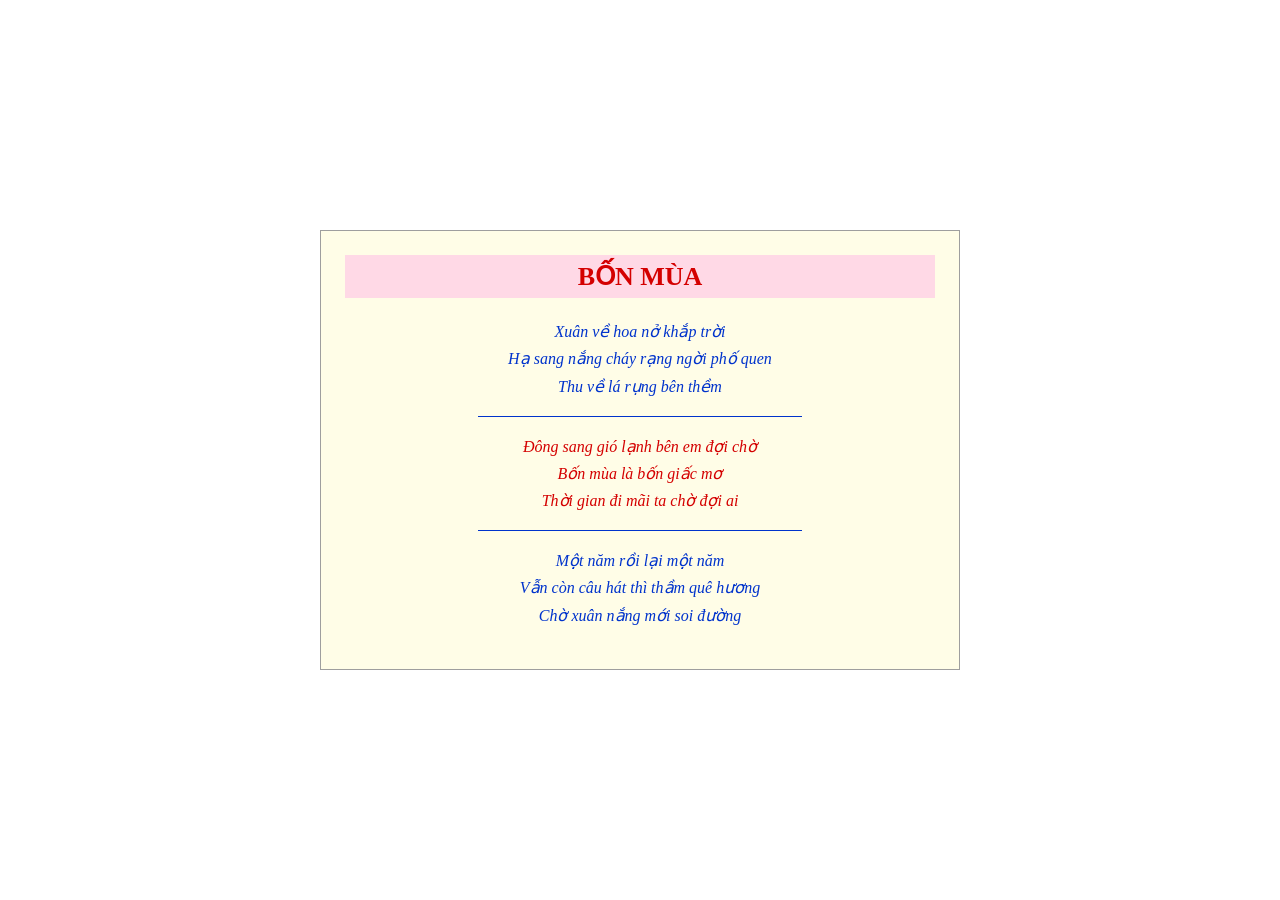
<file: ex01/index.html>
<!DOCTYPE html>
<html lang="vi">
<head>
  <meta charset="UTF-8">
  <meta name="viewport" content="width=device-width, initial-scale=1.0">
  <title>Bốn mùa</title>
  <link rel="stylesheet" href="css/style.css">
</head>
<body>
  <article class="khung-tho">
    <h1>BỐN MÙA</h1>

    <p class="kho xanh">
      Xuân về hoa nở khắp trời<br>
      Hạ sang nắng cháy rạng ngời phố quen<br>
      Thu về lá rụng bên thềm
    </p>

    <hr>

    <p class="kho do">
      Đông sang gió lạnh bên em đợi chờ<br>
      Bốn mùa là bốn giấc mơ<br>
      Thời gian đi mãi ta chờ đợi ai
    </p>

    <hr>

    <p class="kho xanh">
      Một năm rồi lại một năm<br>
      Vẫn còn câu hát thì thầm quê hương<br>
      Chờ xuân nắng mới soi đường
    </p>
  </article>
</body>
</html>
</file>
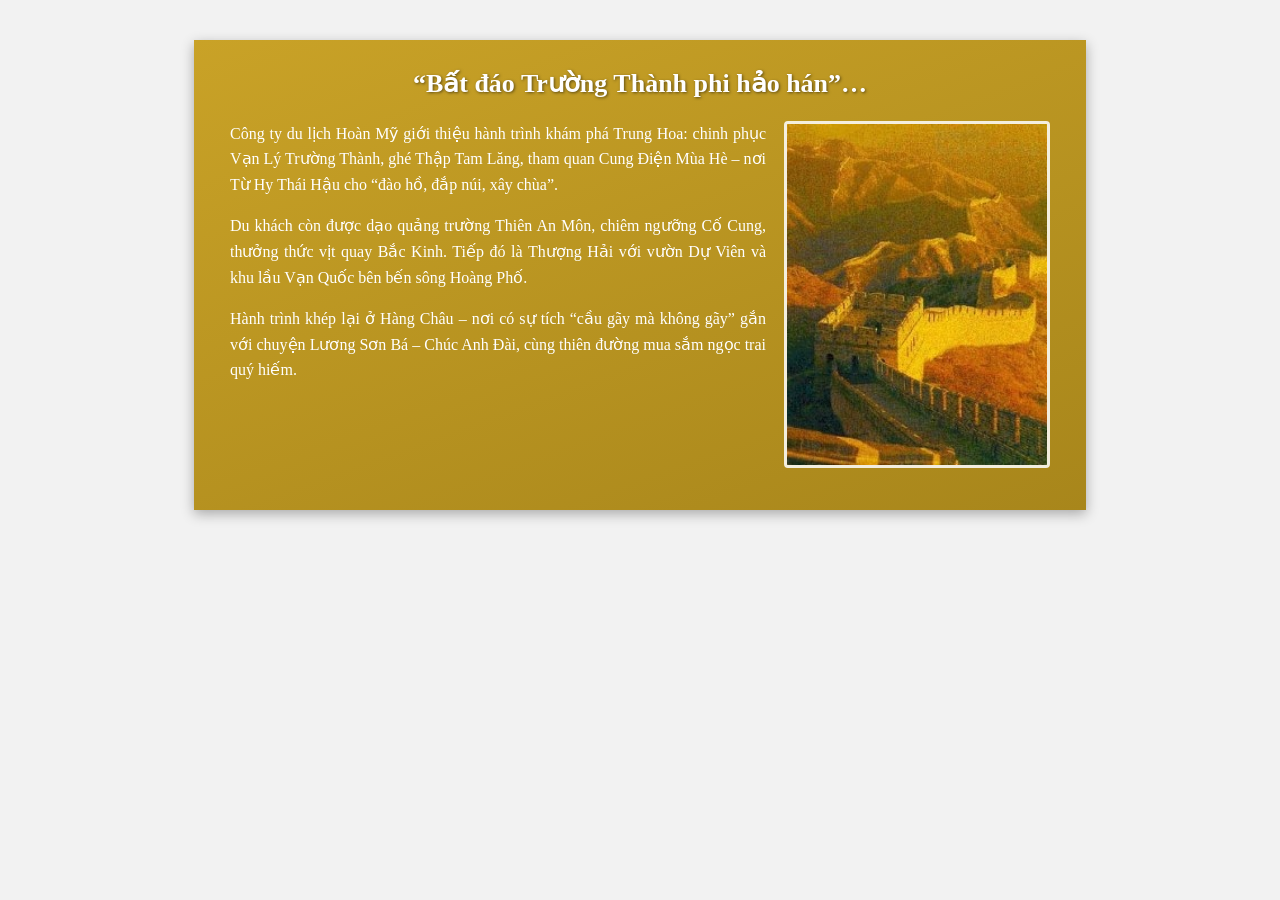
<file: ex02/index.html>
<!DOCTYPE html>
<html lang="vi">
<head>
  <meta charset="UTF-8">
  <meta name="viewport" content="width=device-width, initial-scale=1.0">
  <title>Hành trình Trung Hoa</title>
  <link rel="stylesheet" href="css/style.css">
</head>
<body>
  <article class="banner">
    <h1>“Bất đáo Trường Thành phi hảo hán”…</h1>

    <img class="anh-noi" src="images/greatwall.jpg" alt="Vạn Lý Trường Thành">

    <p>Công ty du lịch Hoàn Mỹ giới thiệu hành trình khám phá Trung Hoa: chinh phục Vạn Lý Trường Thành, ghé Thập Tam Lăng, tham quan Cung Điện Mùa Hè – nơi Từ Hy Thái Hậu cho “đào hồ, đắp núi, xây chùa”.</p>

    <p>Du khách còn được dạo quảng trường Thiên An Môn, chiêm ngưỡng Cố Cung, thưởng thức vịt quay Bắc Kinh. Tiếp đó là Thượng Hải với vườn Dự Viên và khu lầu Vạn Quốc bên bến sông Hoàng Phố.</p>

    <p>Hành trình khép lại ở Hàng Châu – nơi có sự tích “cầu gãy mà không gãy” gắn với chuyện Lương Sơn Bá – Chúc Anh Đài, cùng thiên đường mua sắm ngọc trai quý hiếm.</p>
  </article>
</body>
</html>
</file>
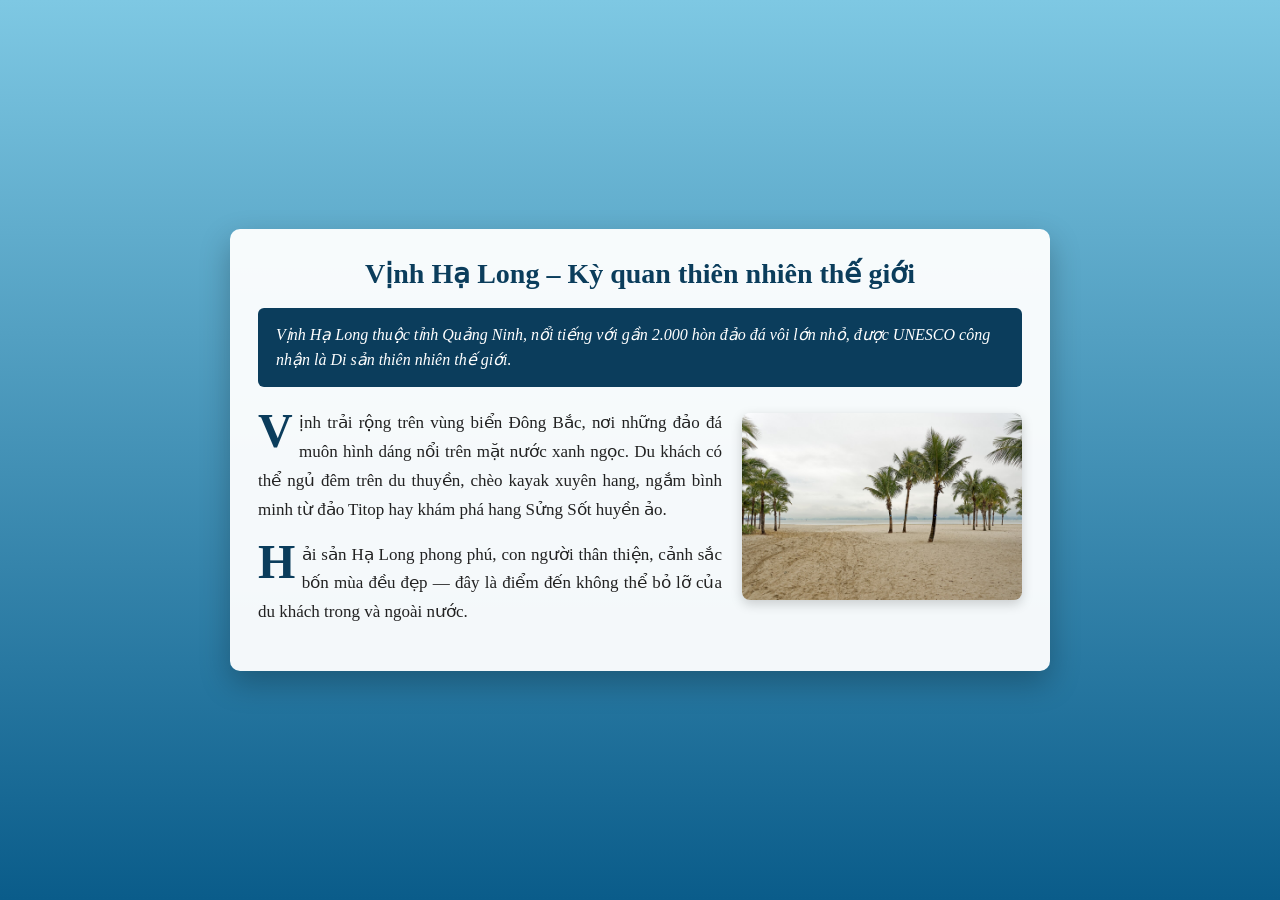
<file: ex03/index.html>
<!DOCTYPE html>
<html lang="vi">
<head>
  <meta charset="UTF-8">
  <meta name="viewport" content="width=device-width, initial-scale=1.0">
  <title>Vịnh Hạ Long – Kỳ quan thiên nhiên thế giới</title>
  <link rel="stylesheet" href="css/style.css">
</head>
<body>
  <article class="bai-viet">
    <h1>Vịnh Hạ Long – Kỳ quan thiên nhiên thế giới</h1>

    <p class="sapo">
      Vịnh Hạ Long thuộc tỉnh Quảng Ninh, nổi tiếng với gần 2.000 hòn đảo đá vôi lớn nhỏ, được UNESCO công nhận là Di sản thiên nhiên thế giới.
    </p>

    <div class="noi-dung">
      <img class="anh-noi" src="images/vinh-ha-long.jpg" alt="Vịnh Hạ Long">

      <p class="than-bai">
        Vịnh trải rộng trên vùng biển Đông Bắc, nơi những đảo đá muôn hình dáng nổi trên mặt nước xanh ngọc. Du khách có thể ngủ đêm trên du thuyền, chèo kayak xuyên hang, ngắm bình minh từ đảo Titop hay khám phá hang Sửng Sốt huyền ảo.
      </p>

      <p class="than-bai">
        Hải sản Hạ Long phong phú, con người thân thiện, cảnh sắc bốn mùa đều đẹp — đây là điểm đến không thể bỏ lỡ của du khách trong và ngoài nước.
      </p>
    </div>
  </article>
</body>
</html>
</file>
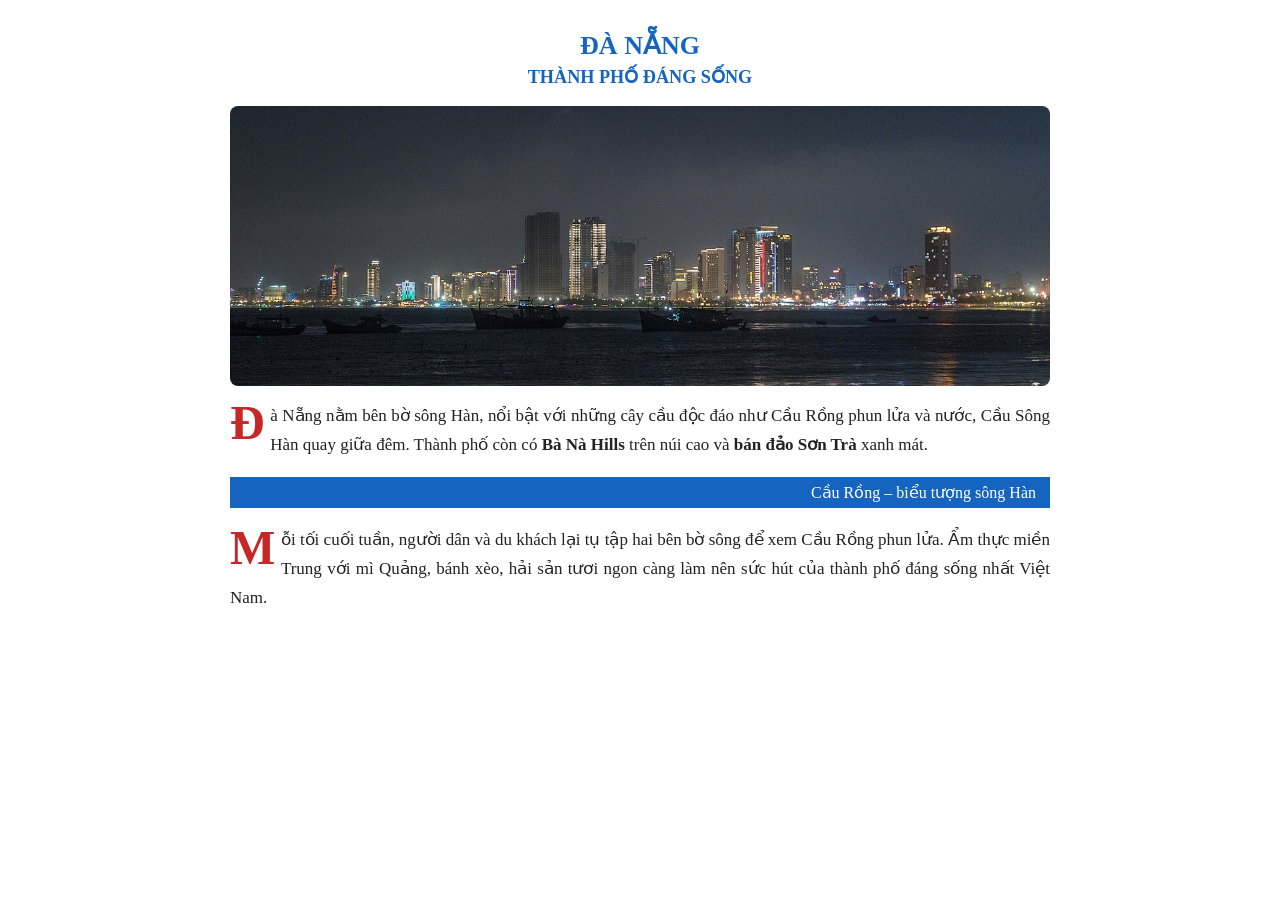
<file: ex04/index.html>
<!DOCTYPE html>
<html lang="vi">
<head>
  <meta charset="UTF-8">
  <meta name="viewport" content="width=device-width, initial-scale=1.0">
  <title>Đà Nẵng – Thành phố đáng sống</title>
  <link rel="stylesheet" href="css/style.css">
</head>
<body>
  <article class="bai-viet">
    <h1>
      Đà Nẵng
      <span>Thành phố đáng sống</span>
    </h1>

    <img class="anh-banner" src="images/da-nang.jpg" alt="Thành phố Đà Nẵng">

    <p>
      Đà Nẵng nằm bên bờ sông Hàn, nổi bật với những cây cầu độc đáo như Cầu Rồng phun lửa và nước, Cầu Sông Hàn quay giữa đêm. Thành phố còn có <strong>Bà Nà Hills</strong> trên núi cao và <strong>bán đảo Sơn Trà</strong> xanh mát.
    </p>

    <h2 class="tieu-de-phu">Cầu Rồng – biểu tượng sông Hàn</h2>

    <p>
      Mỗi tối cuối tuần, người dân và du khách lại tụ tập hai bên bờ sông để xem Cầu Rồng phun lửa. Ẩm thực miền Trung với mì Quảng, bánh xèo, hải sản tươi ngon càng làm nên sức hút của thành phố đáng sống nhất Việt Nam.
    </p>
  </article>
</body>
</html>
</file>
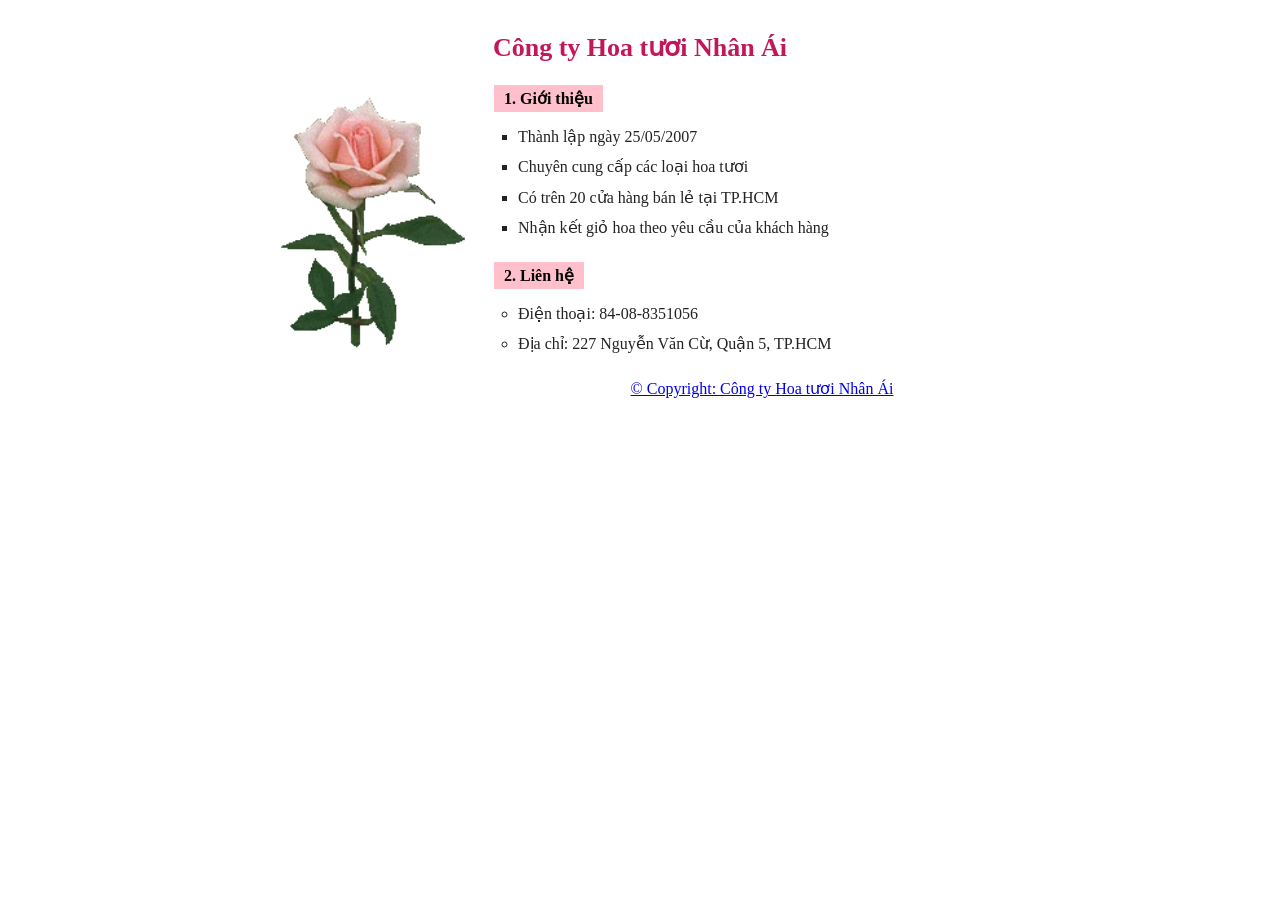
<file: ex05/index.html>
<!DOCTYPE html>
<html lang="vi">
<head>
  <meta charset="UTF-8">
  <meta name="viewport" content="width=device-width, initial-scale=1.0">
  <title>Công ty Hoa tươi Nhân Ái</title>
  <link rel="stylesheet" href="css/style.css">
</head>
<body>
  <article class="khung-trang">
    <h1>Công ty Hoa tươi Nhân Ái</h1>

    <div class="bo-cuc-2-cot">
      <div class="cot-trai">
        <img src="images/Rose.gif" alt="Hoa tươi Nhân Ái">
      </div>

      <div class="cot-phai">
        <h2 class="nhan-muc">1. Giới thiệu</h2>
        <ul class="ds-vuong">
          <li>Thành lập ngày 25/05/2007</li>
          <li>Chuyên cung cấp các loại hoa tươi</li>
          <li>Có trên 20 cửa hàng bán lẻ tại TP.HCM</li>
          <li>Nhận kết giỏ hoa theo yêu cầu của khách hàng</li>
        </ul>

        <h2 class="nhan-muc">2. Liên hệ</h2>
        <ul class="ds-tron">
          <li>Điện thoại: 84-08-8351056</li>
          <li>Địa chỉ: 227 Nguyễn Văn Cừ, Quận 5, TP.HCM</li>
        </ul>

        <p class="ban-quyen">&copy; Copyright: Công ty Hoa tươi Nhân Ái</p>
      </div>
    </div>
  </article>
</body>
</html>
</file>
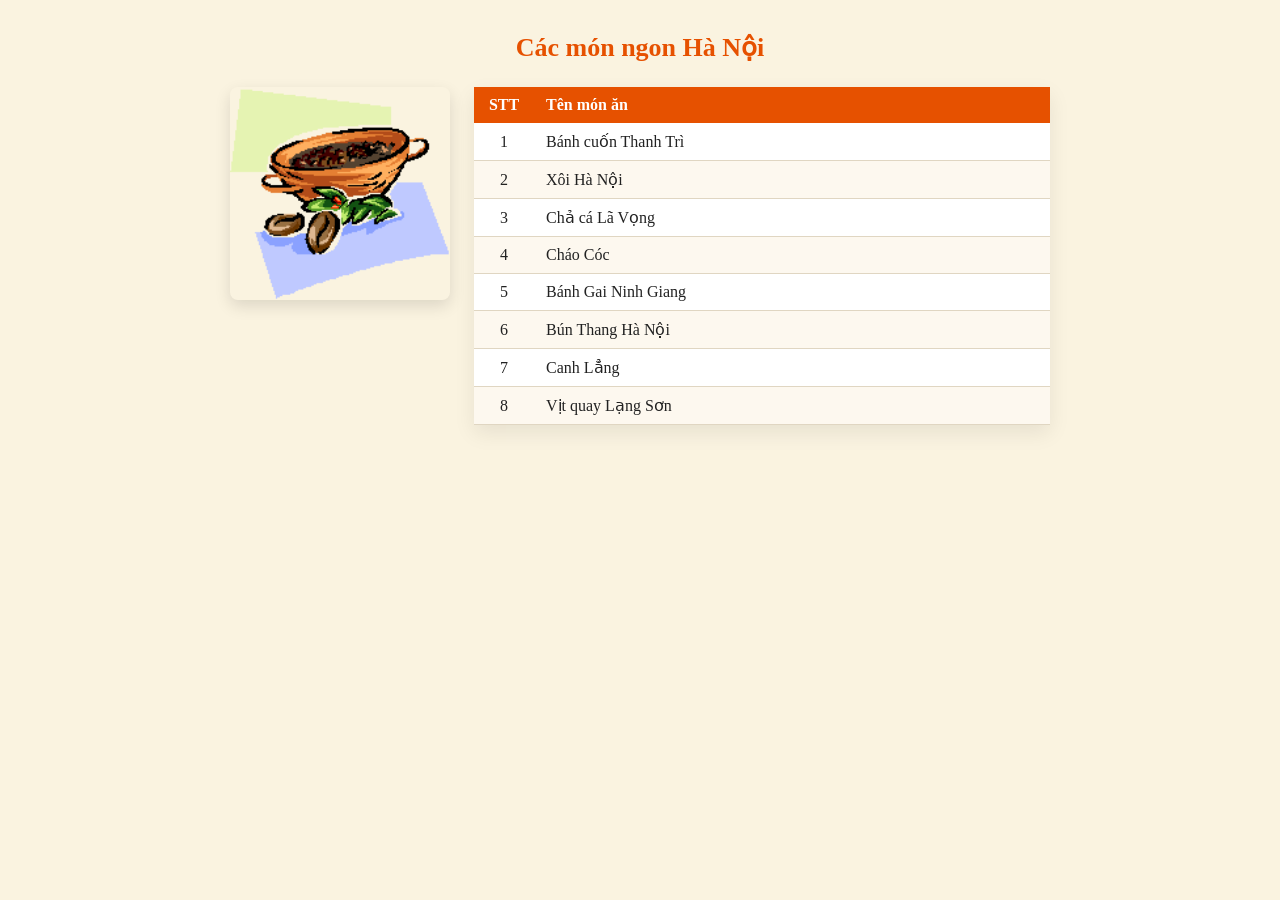
<file: ex06/index.html>
<!DOCTYPE html>
<html lang="vi">
<head>
  <meta charset="UTF-8">
  <meta name="viewport" content="width=device-width, initial-scale=1.0">
  <title>Các món ngon Hà Nội</title>
  <link rel="stylesheet" href="css/style.css">
</head>
<body>
  <article class="khung-trang">
    <h1>Các món ngon Hà Nội</h1>

    <div class="bo-cuc">
      <div class="cot-anh">
        <img src="images/Bat.gif" alt="Các món ngon Hà Nội">
      </div>

      <div class="cot-bang">
        <table>
          <thead>
            <tr>
              <th class="cot-stt">STT</th>
              <th>Tên món ăn</th>
            </tr>
          </thead>
          <tbody>
            <tr>
              <td class="cot-stt">1</td>
              <td>Bánh cuốn Thanh Trì</td>
            </tr>
            <tr>
              <td class="cot-stt">2</td>
              <td>Xôi Hà Nội</td>
            </tr>
            <tr>
              <td class="cot-stt">3</td>
              <td>Chả cá Lã Vọng</td>
            </tr>
            <tr>
              <td class="cot-stt">4</td>
              <td>Cháo Cóc</td>
            </tr>
            <tr>
              <td class="cot-stt">5</td>
              <td>Bánh Gai Ninh Giang</td>
            </tr>
            <tr>
              <td class="cot-stt">6</td>
              <td>Bún Thang Hà Nội</td>
            </tr>
            <tr>
              <td class="cot-stt">7</td>
              <td>Canh Lẳng</td>
            </tr>
            <tr>
              <td class="cot-stt">8</td>
              <td>Vịt quay Lạng Sơn</td>
            </tr>
          </tbody>
        </table>
      </div>
    </div>
  </article>
</body>
</html>
</file>
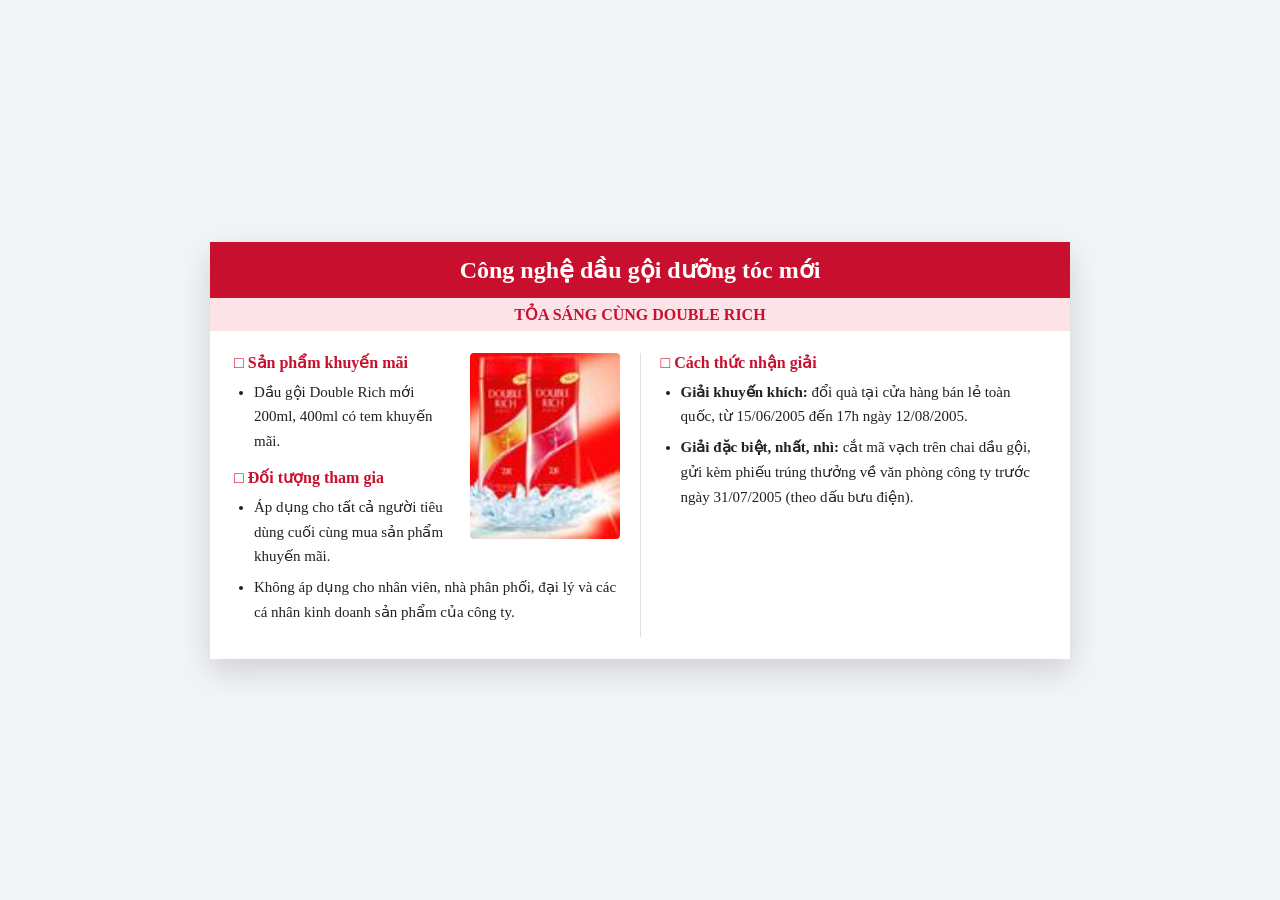
<file: ex07/index.html>
<!DOCTYPE html>
<html lang="vi">
<head>
  <meta charset="UTF-8">
  <meta name="viewport" content="width=device-width, initial-scale=1.0">
  <title>Chương trình khuyến mãi Double Rich</title>
  <link rel="stylesheet" href="css/style.css">
</head>
<body>
  <article class="khung-km">
    <header>
      <h1>Công nghệ dầu gội dưỡng tóc mới</h1>
    </header>

    <div class="dai-phu">TỎA SÁNG CÙNG DOUBLE RICH</div>

    <div class="noi-dung-2-cot">
      <section class="cot-trai">
        <img class="anh-sp" src="images/DoubleRich.jpg" alt="Dầu gội Double Rich">

        <h2 class="tieu-de-muc">&#9633; Sản phẩm khuyến mãi</h2>
        <ul>
          <li>Dầu gội Double Rich mới 200ml, 400ml có tem khuyến mãi.</li>
        </ul>

        <h2 class="tieu-de-muc">&#9633; Đối tượng tham gia</h2>
        <ul>
          <li>Áp dụng cho tất cả người tiêu dùng cuối cùng mua sản phẩm khuyến mãi.</li>
          <li>Không áp dụng cho nhân viên, nhà phân phối, đại lý và các cá nhân kinh doanh sản phẩm của công ty.</li>
        </ul>
      </section>

      <div class="vach-ngan" aria-hidden="true"></div>

      <section class="cot-phai">
        <h2 class="tieu-de-muc">&#9633; Cách thức nhận giải</h2>
        <ul>
          <li><strong>Giải khuyến khích:</strong> đổi quà tại cửa hàng bán lẻ toàn quốc, từ 15/06/2005 đến 17h ngày 12/08/2005.</li>
          <li><strong>Giải đặc biệt, nhất, nhì:</strong> cắt mã vạch trên chai dầu gội, gửi kèm phiếu trúng thưởng về văn phòng công ty trước ngày 31/07/2005 (theo dấu bưu điện).</li>
        </ul>
      </section>
    </div>
  </article>
</body>
</html>
</file>
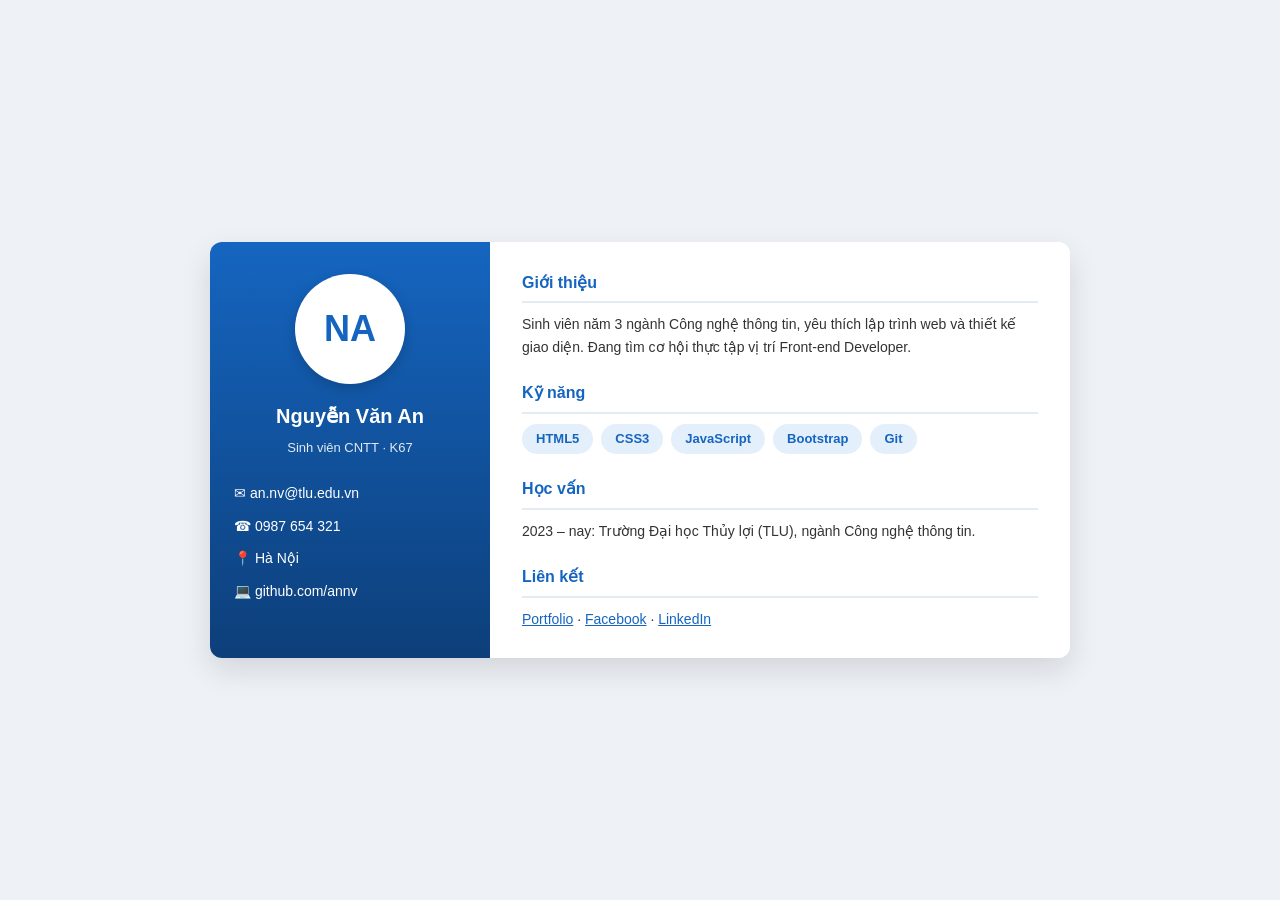
<file: ex09/index.html>
<!DOCTYPE html>
<html lang="vi">
<head>
  <meta charset="UTF-8">
  <meta name="viewport" content="width=device-width, initial-scale=1.0">
  <title>Hồ sơ cá nhân - Nguyễn Văn An</title>
  <link rel="stylesheet" href="css/style.css">
</head>
<body>
  <article class="the-cv">
    <aside class="cot-trai">
      <div class="avatar">NA</div>
      <h1 class="ho-ten">Nguyễn Văn An</h1>
      <p class="chuc-danh">Sinh viên CNTT &middot; K67</p>

      <ul class="lien-he">
        <li>&#9993; an.nv@tlu.edu.vn</li>
        <li>&#9742; 0987 654 321</li>
        <li>&#128205; Hà Nội</li>
        <li>&#128187; github.com/annv</li>
      </ul>
    </aside>

    <section class="cot-phai">
      <div class="muc-cv">
        <h3>Giới thiệu</h3>
        <p>
          Sinh viên năm 3 ngành Công nghệ thông tin, yêu thích lập trình web và thiết kế giao diện. Đang tìm cơ hội thực tập vị trí Front-end Developer.
        </p>
      </div>

      <div class="muc-cv">
        <h3>Kỹ năng</h3>
        <ul class="ds-ky-nang">
          <li>HTML5</li>
          <li>CSS3</li>
          <li>JavaScript</li>
          <li>Bootstrap</li>
          <li>Git</li>
        </ul>
      </div>

      <div class="muc-cv">
        <h3>Học vấn</h3>
        <p>2023 &ndash; nay: Trường Đại học Thủy lợi (TLU), ngành Công nghệ thông tin.</p>
      </div>

      <div class="muc-cv">
        <h3>Liên kết</h3>
        <p class="ds-lien-ket">
          <a href="#">Portfolio</a> &middot;
          <a href="#">Facebook</a> &middot;
          <a href="#">LinkedIn</a>
        </p>
      </div>
    </section>
  </article>
</body>
</html>
</file>
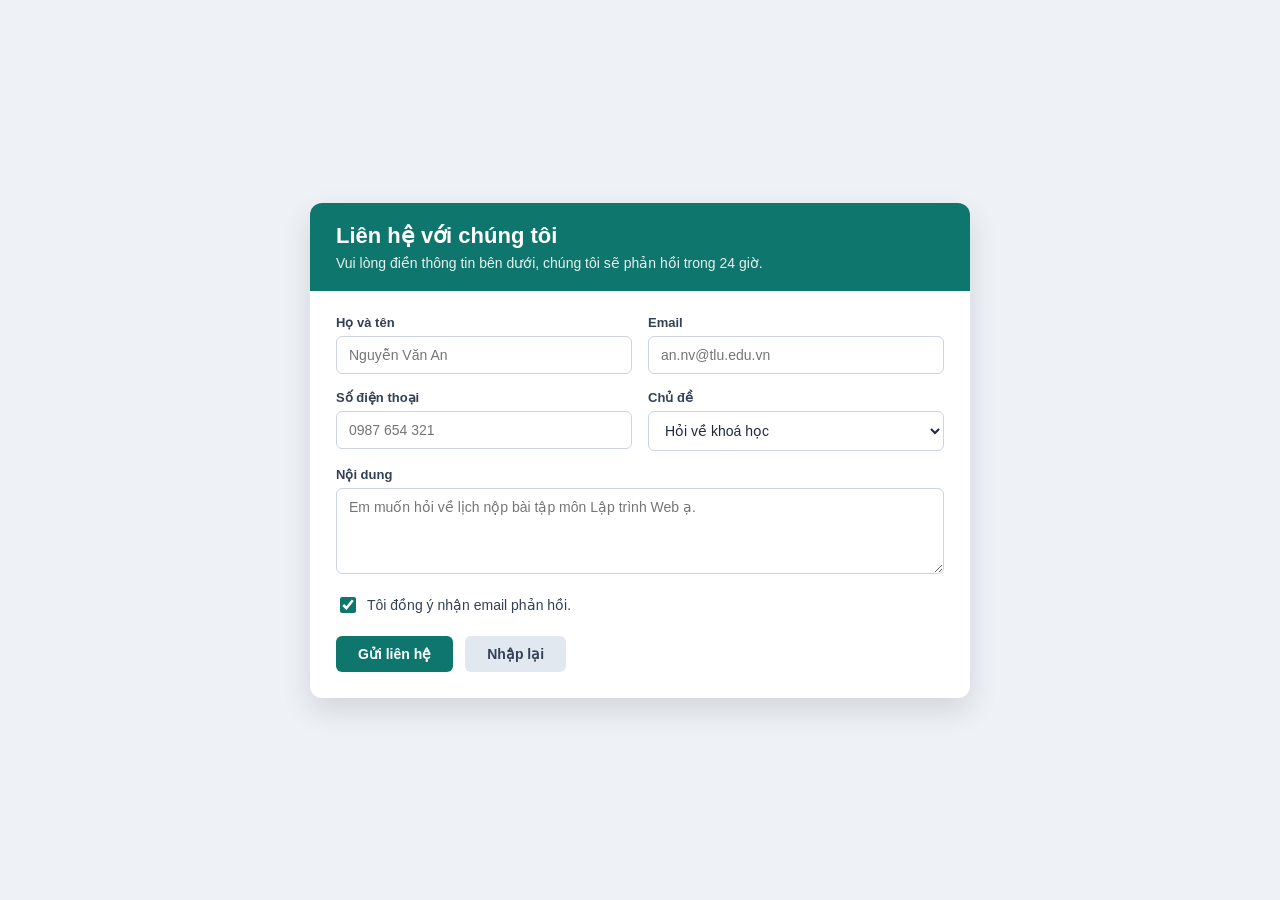
<file: ex10/index.html>
<!DOCTYPE html>
<html lang="vi">
<head>
  <meta charset="UTF-8">
  <meta name="viewport" content="width=device-width, initial-scale=1.0">
  <title>Liên hệ với chúng tôi</title>
  <link rel="stylesheet" href="css/style.css">
</head>
<body>
  <article class="the-form">
    <header>
      <h1>Liên hệ với chúng tôi</h1>
      <p>Vui lòng điền thông tin bên dưới, chúng tôi sẽ phản hồi trong 24 giờ.</p>
    </header>

    <form class="noi-dung-form" action="#" method="post">
      <div class="dong-2-cot">
        <div class="nhom-nhap">
          <label for="ho-ten">Họ và tên</label>
          <input type="text" id="ho-ten" name="ho_ten" placeholder="Nguyễn Văn An" required>
        </div>

        <div class="nhom-nhap">
          <label for="email">Email</label>
          <input type="email" id="email" name="email" placeholder="an.nv@tlu.edu.vn" required>
        </div>
      </div>

      <div class="dong-2-cot">
        <div class="nhom-nhap">
          <label for="dien-thoai">Số điện thoại</label>
          <input type="tel" id="dien-thoai" name="dien_thoai" placeholder="0987 654 321">
        </div>

        <div class="nhom-nhap">
          <label for="chu-de">Chủ đề</label>
          <select id="chu-de" name="chu_de">
            <option value="khoa-hoc">Hỏi về khoá học</option>
            <option value="ho-tro">Hỗ trợ kỹ thuật</option>
            <option value="khac">Khác</option>
          </select>
        </div>
      </div>

      <div class="nhom-nhap">
        <label for="noi-dung">Nội dung</label>
        <textarea id="noi-dung" name="noi_dung" rows="4" placeholder="Em muốn hỏi về lịch nộp bài tập môn Lập trình Web ạ." required></textarea>
      </div>

      <div class="nhom-checkbox">
        <input type="checkbox" id="dong-y" name="dong_y" checked>
        <label for="dong-y">Tôi đồng ý nhận email phản hồi.</label>
      </div>

      <div class="nhom-nut">
        <button type="submit" class="nut-gui">Gửi liên hệ</button>
        <button type="reset" class="nut-nhap-lai">Nhập lại</button>
      </div>
    </form>
  </article>
</body>
</html>
</file>
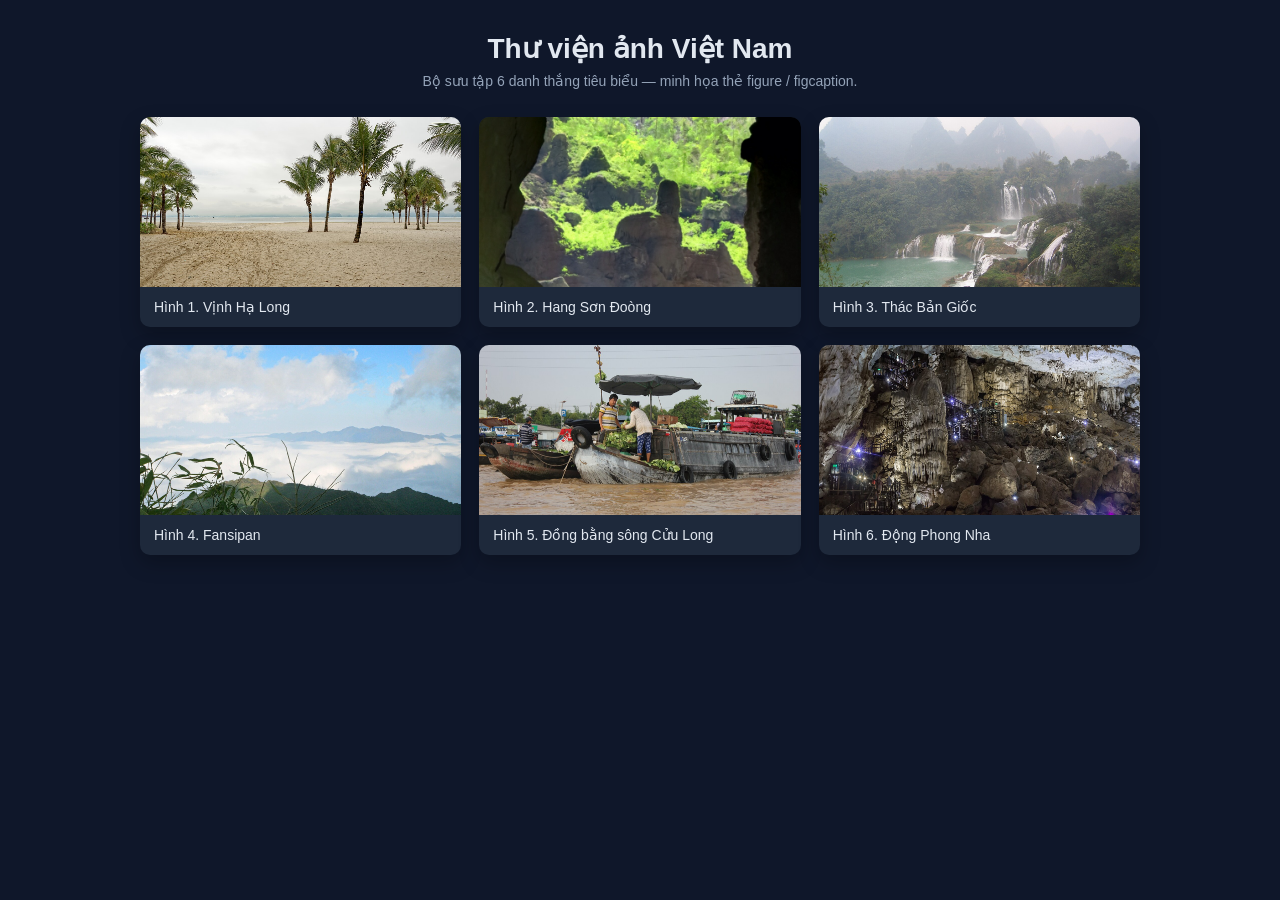
<file: ex11/index.html>
<!DOCTYPE html>
<html lang="vi">
<head>
  <meta charset="UTF-8">
  <meta name="viewport" content="width=device-width, initial-scale=1.0">
  <title>Thư viện ảnh Việt Nam</title>
  <link rel="stylesheet" href="css/style.css">
</head>
<body>
  <main class="thu-vien">
    <header class="dau-trang">
      <h1>Thư viện ảnh Việt Nam</h1>
      <p>Bộ sưu tập 6 danh thắng tiêu biểu &mdash; minh họa thẻ figure / figcaption.</p>
    </header>

    <div class="luoi-anh">
      <figure>
        <img src="images/1-vinh-ha-long.jpg" alt="Vịnh Hạ Long">
        <figcaption>Hình 1. Vịnh Hạ Long</figcaption>
      </figure>

      <figure>
        <img src="images/2-son-doong.jpg" alt="Hang Sơn Đoòng">
        <figcaption>Hình 2. Hang Sơn Đoòng</figcaption>
      </figure>

      <figure>
        <img src="images/3-thac-ban-gioc.jpg" alt="Thác Bản Giốc">
        <figcaption>Hình 3. Thác Bản Giốc</figcaption>
      </figure>

      <figure>
        <img src="images/4-fansipan.jpg" alt="Fansipan">
        <figcaption>Hình 4. Fansipan</figcaption>
      </figure>

      <figure>
        <img src="images/5-mekong.jpg" alt="Đồng bằng sông Cửu Long">
        <figcaption>Hình 5. Đồng bằng sông Cửu Long</figcaption>
      </figure>

      <figure>
        <img src="images/6-phong-nha.jpg" alt="Động Phong Nha">
        <figcaption>Hình 6. Động Phong Nha</figcaption>
      </figure>
    </div>
  </main>
</body>
</html>
</file>
<file: ex01/css/style.css>
:root {
  --nen-khung: #FFFDE7;
  --vien-khung: #9E9E9E;
  --nen-tieu-de: #FFD9E6;
  --mau-do: #D40000;
  --mau-xanh: #0033CC;
}

* {
  box-sizing: border-box;
}

body {
  margin: 0;
  padding: 20px;
  min-height: 100vh;
  display: flex;
  justify-content: center;
  align-items: center;
  background-color: #FFFFFF;
  font-family: Cambria, "Times New Roman", serif;
}

/* Khung bao bài thơ */
.khung-tho {
  width: 640px;
  max-width: 100%;
  padding: 24px;
  background-color: var(--nen-khung);
  border: 1px solid var(--vien-khung);
  text-align: center;
}

/* Tiêu đề bài thơ */
.khung-tho h1 {
  color: var(--mau-do);
  background-color: var(--nen-tieu-de);
  font-size: 26px;
  font-weight: bold;
  padding: 6px 0;
  margin: 0 0 20px;
}

/* Định dạng chung cho các khổ thơ */
.kho {
  font-style: italic;
  font-size: 16px;
  font-weight: normal;
  line-height: 1.7;
  margin: 16px 0;
}

.xanh {
  color: var(--mau-xanh);
}

.do {
  color: var(--mau-do);
}

/* Đường kẻ ngang phân cách khổ thơ */
hr {
  width: 55%;
  border: none;
  border-top: 1px solid var(--mau-xanh);
  margin: 16px auto;
}
</file>
<file: ex02/css/style.css>
body {
  font-family: "Times New Roman", serif;
  background: #f2f2f2;
  margin: 0;
  padding: 20px;
}

/* Khung quảng cáo */
.banner {
  max-width: 820px;
  margin: 20px auto;
  padding: 28px 36px;
  background: linear-gradient(160deg, #C9A227, #A8861B);
  color: #FFFFFF;
  box-shadow: 0 4px 12px rgba(0, 0, 0, 0.3);
}

/*Khung ôm hết ảnh nổi*/
.banner::after {
  content: "";
  display: block;
  clear: both;
}

/* Tiêu đề */
.banner h1 {
  font-size: 26px;
  text-align: center;
  text-shadow: 1px 1px 3px rgba(0, 0, 0, 0.5);
  margin-top: 0;
}

/* Đoạn văn */
.banner p {
  text-align: justify;
  line-height: 1.6;
}

/* Ảnh nổi bên phải */
.anh-noi {
  float: right;
  width: 260px;
  margin: 0 0 14px 18px;
  border: 3px solid rgba(255, 255, 255, 0.85);
  border-radius: 4px;
}

/* Màn hình nhỏ: bỏ float, ảnh rộng 100% */
@media (max-width: 600px) {
  .anh-noi {
    float: none;
    display: block;
    width: 100%;
    margin: 0 0 14px 0;
  }
  .banner {
    padding: 20px;
  }
}
</file>
<file: ex03/css/style.css>
* {
  box-sizing: border-box;
}

body {
  margin: 0;
  padding: 24px;
  min-height: 100vh;
  display: flex;
  justify-content: center;
  align-items: center;
  background: linear-gradient(180deg, #7ec8e3, #0a5c8a);
  font-family: "Times New Roman", Times, serif;
  color: #222222;
}

/* Khung bài viết */
.bai-viet {
  width: 820px;
  max-width: 100%;
  background: rgba(255, 255, 255, 0.95);
  border-radius: 10px;
  padding: 28px;
  box-shadow: 0 12px 30px rgba(0, 0, 0, 0.25);
}

/* Tiêu đề */
.bai-viet h1 {
  text-align: center;
  color: #0b3d5c;
  margin-top: 0;
  margin-bottom: 18px;
  font-size: 28px;
}

/* Đoạn dẫn nhập (Sapo) */
.sapo {
  background-color: #0b3d5c;
  color: #FFFFFF;
  font-style: italic;
  padding: 14px 18px;
  border-radius: 6px;
  line-height: 1.6;
  margin: 0 0 22px;
}

/* Khối nội dung ôm trọn ảnh nổi */
.noi-dung::after {
  content: "";
  display: block;
  clear: both;
}

/* Ảnh nổi bên phải */
.anh-noi {
  float: right;
  width: 280px;
  max-width: 45%;
  margin: 4px 0 14px 20px;
  border-radius: 8px;
  box-shadow: 0 4px 12px rgba(0, 0, 0, 0.18);
}

/* Hai đoạn thân bài */
p.than-bai {
  text-align: justify;
  line-height: 1.7;
  font-size: 17px;
  margin: 0 0 16px;
}

/* Chữ cái đầu rơi (Drop Cap) */
p.than-bai::first-letter {
  color: #0b3d5c;
  font-size: 3rem;
  font-weight: bold;
  float: left;
  line-height: 0.85;
  padding: 0.1rem 0.4rem 0 0;
}

/* Responsive cho màn hình nhỏ */
@media (max-width: 600px) {
  .anh-noi {
    float: none;
    display: block;
    width: 100%;
    max-width: 100%;
    margin: 0 0 16px 0;
  }
  .bai-viet {
    padding: 20px;
  }
}
</file>
<file: ex04/css/style.css>
* {
  box-sizing: border-box;
}

body {
  margin: 0;
  padding: 28px 20px;
  background-color: #FFFFFF;
  font-family: "Times New Roman", Times, serif;
  color: #222222;
}

/* Khung bài viết */
.bai-viet {
  max-width: 820px;
  margin: 0 auto;
}

/* Tiêu đề chính 2 dòng */
.bai-viet h1 {
  color: #1565C0;
  font-size: 26px;
  text-transform: uppercase;
  text-align: center;
  margin: 0 0 12px;
  line-height: 1.35;
}

.bai-viet h1 span {
  display: block;
  font-size: 0.7em;
  margin-top: 2px;
}

/* Ảnh toàn cảnh */
.anh-banner {
  display: block;
  width: 100%;
  height: 280px;
  max-height: 280px;
  object-fit: cover;
  border-radius: 8px;
  margin: 16px 0;
}

/* Thanh tiêu đề phụ căn phải */
.tieu-de-phu {
  background-color: #1565C0;
  color: #FFFFFF;
  text-align: right;
  font-size: 16px;
  font-weight: normal;
  padding: 6px 14px;
  margin: 18px 0;
}

/* Các đoạn văn */
p {
  text-align: justify;
  line-height: 1.7;
  font-size: 17px;
  margin: 14px 0;
}

p::after {
  content: "";
  display: block;
  clear: both;
}

/* Chữ cái đầu rơi (Drop Cap) */
p::first-letter {
  color: #C62828;
  font-size: 3rem;
  font-weight: bold;
  float: left;
  line-height: 0.85;
  padding: 0.1rem 0.35rem 0 0;
}

/* Responsive cho màn hình nhỏ */
@media (max-width: 600px) {
  .anh-banner {
    height: 200px;
  }
}
</file>
<file: ex05/css/style.css>
* {
  box-sizing: border-box;
}

body {
  margin: 0;
  padding: 32px 20px;
  background-color: #FFFFFF;
  font-family: "Times New Roman", Times, serif;
  color: #222222;
}

/* Khung bao trang */
.khung-trang {
  max-width: 780px;
  margin: 0 auto;
}

/* Tiêu đề công ty */
.khung-trang h1 {
  color: #C2185B;
  font-size: 26px;
  text-align: center;
  margin: 0 0 22px;
}

/* Lưới 2 cột */
.bo-cuc-2-cot {
  display: grid;
  grid-template-columns: 220px 1fr;
  gap: 24px;
  align-items: start;
}

/* Cột trái: ảnh hoa */
.cot-trai img {
  display: block;
  width: 100%;
  max-height: 340px;
  object-fit: cover;
  border-radius: 6px;
}

/* Nhãn tiêu đề mục */
.nhan-muc {
  display: inline-block;
  background-color: #FFC0CB;
  color: #000000;
  font-weight: bold;
  font-size: 16px;
  padding: 4px 10px;
  margin: 0 0 10px;
}

/* Danh sách mục 1: vuông đặc */
.ds-vuong {
  list-style-type: square;
  line-height: 1.9;
  margin: 0 0 18px;
  padding-left: 24px;
}

/* Danh sách mục 2: tròn rỗng */
.ds-tron {
  list-style-type: circle;
  line-height: 1.9;
  margin: 0 0 20px;
  padding-left: 24px;
}

/* Dòng bản quyền */
.ban-quyen {
  color: #0000EE;
  text-decoration: underline;
  text-align: center;
  margin: 18px 0 0;
}

/* Responsive cho màn hình nhỏ */
@media (max-width: 600px) {
  .bo-cuc-2-cot {
    grid-template-columns: 1fr;
  }
  .cot-trai img {
    max-width: 240px;
    margin: 0 auto;
  }
}
</file>
<file: ex06/css/style.css>
* {
  box-sizing: border-box;
}

body {
  margin: 0;
  padding: 32px 20px;
  min-height: 100vh;
  background-color: #FAF3E0;
  font-family: "Times New Roman", Times, serif;
  color: #222222;
}

/* Khung bao trang */
.khung-trang {
  max-width: 820px;
  margin: 0 auto;
}

/* Tiêu đề chính */
h1 {
  color: #E65100;
  font-size: 26px;
  text-align: center;
  margin: 0 0 24px;
}

/* Bố cục 2 cột */
.bo-cuc {
  display: grid;
  grid-template-columns: 220px 1fr;
  gap: 24px;
  align-items: start;
}

/* Cột trái: ảnh minh họa */
.cot-anh img {
  display: block;
  width: 100%;
  border-radius: 8px;
  box-shadow: 0 6px 16px rgba(0, 0, 0, 0.12);
}

/* Bảng dữ liệu */
table {
  width: 100%;
  background-color: #FFFFFF;
  border-collapse: collapse;
  box-shadow: 0 8px 20px rgba(0, 0, 0, 0.08);
}

/* Hàng tiêu đề bảng */
thead th {
  background-color: #E65100;
  color: #FFFFFF;
  font-weight: bold;
  padding: 9px 12px;
  text-align: left;
}

/* Các ô dữ liệu */
tbody td {
  padding: 9px 12px;
  border-bottom: 1px solid #E0D6C2;
}

/* Tô màu xen kẽ dòng chẵn/lẻ */
tbody tr {
  background-color: #FFFFFF;
}

tbody tr:nth-child(even) {
  background-color: #FDF8EF;
}

/* Cột STT rộng 60px, căn giữa */
.cot-stt {
  width: 60px;
  text-align: center;
}

/* Responsive cho màn hình nhỏ */
@media (max-width: 600px) {
  .bo-cuc {
    grid-template-columns: 1fr;
  }
  .cot-anh img {
    max-width: 260px;
    margin: 0 auto;
  }
}
</file>
<file: ex07/css/style.css>
* {
  box-sizing: border-box;
}

body {
  margin: 0;
  padding: 28px 20px;
  min-height: 100vh;
  display: flex;
  justify-content: center;
  align-items: center;
  background-color: #F2F4F7;
  font-family: "Times New Roman", Times, serif;
  color: #222222;
}

/* Khung trang */
.khung-km {
  width: 860px;
  max-width: 100%;
  background-color: #FFFFFF;
  box-shadow: 0 12px 30px rgba(0, 0, 0, 0.15);
}

/* Dải tiêu đề chính */
.khung-km header {
  background-color: #C8102E;
  color: #FFFFFF;
  padding: 14px;
  text-align: center;
}

.khung-km header h1 {
  margin: 0;
  font-size: 24px;
}

/* Dải tiêu đề phụ */
.dai-phu {
  background-color: #FBE3E8;
  color: #C8102E;
  font-weight: 700;
  padding: 7px;
  text-align: center;
  font-size: 16px;
}

/* Bố cục 2 cột có vạch phân cách dọc */
.noi-dung-2-cot {
  display: grid;
  grid-template-columns: 1fr 1px 1fr;
  gap: 20px;
  padding: 22px 24px;
}

.vach-ngan {
  background-color: #E0E0E0;
}

/* Ảnh sản phẩm nổi góc phải cột 1 */
.cot-trai::after {
  content: "";
  display: block;
  clear: both;
}

.anh-sp {
  float: right;
  width: 150px;
  max-width: 45%;
  margin: 0 0 12px 14px;
  border-radius: 4px;
}

/* Tiêu đề các mục */
.tieu-de-muc {
  color: #C8102E;
  font-size: 16px;
  margin: 0 0 8px;
}

.cot-trai .tieu-de-muc:not(:first-of-type) {
  margin-top: 14px;
}

/* Danh sách nội dung */
.noi-dung-2-cot ul {
  margin: 0 0 12px;
  padding-left: 20px;
  line-height: 1.65;
  font-size: 15px;
}

.noi-dung-2-cot li {
  margin-bottom: 6px;
}

/* Responsive cho màn hình nhỏ */
@media (max-width: 680px) {
  .noi-dung-2-cot {
    grid-template-columns: 1fr;
  }
  .vach-ngan {
    height: 1px;
    width: 100%;
  }
}
</file>
<file: ex09/css/style.css>
* {
  box-sizing: border-box;
}

body {
  margin: 0;
  padding: 28px 16px;
  min-height: 100vh;
  display: flex;
  justify-content: center;
  align-items: center;
  background-color: #EEF2F7;
  font-family: Arial, Helvetica, sans-serif;
  color: #333333;
  line-height: 1.6;
}

/* Khung thẻ CV */
.the-cv {
  width: 860px;
  max-width: 100%;
  background-color: #FFFFFF;
  border-radius: 12px;
  display: grid;
  grid-template-columns: 280px 1fr;
  overflow: hidden;
  box-shadow: 0 12px 30px rgba(0, 0, 0, 0.12);
}

/* Cột thông tin trái */
.cot-trai {
  background: linear-gradient(180deg, #1565C0, #0d3f7a);
  color: #FFFFFF;
  padding: 32px 24px;
  display: flex;
  flex-direction: column;
  align-items: center;
}

/* Avatar chữ tròn */
.avatar {
  width: 110px;
  height: 110px;
  background-color: #FFFFFF;
  color: #1565C0;
  border-radius: 50%;
  display: flex;
  align-items: center;
  justify-content: center;
  font-size: 36px;
  font-weight: bold;
  margin-bottom: 16px;
  box-shadow: 0 4px 12px rgba(0, 0, 0, 0.18);
}

.ho-ten {
  margin: 0 0 6px;
  font-size: 20px;
  text-align: center;
}

.chuc-danh {
  margin: 0 0 24px;
  font-size: 13px;
  color: rgba(255, 255, 255, 0.88);
  text-align: center;
}

/* Danh sách thông tin liên hệ căn trái */
.lien-he {
  list-style: none;
  margin: 0;
  padding: 0;
  width: 100%;
  text-align: left;
  font-size: 14px;
}

.lien-he li {
  margin-bottom: 10px;
  word-break: break-word;
}

/* Cột nội dung phải */
.cot-phai {
  padding: 28px 32px;
  background-color: #FFFFFF;
}

.muc-cv {
  margin-bottom: 22px;
}

.muc-cv:last-child {
  margin-bottom: 0;
}

/* Tiêu đề mục cột phải */
.cot-phai h3 {
  color: #1565C0;
  font-size: 16px;
  margin: 0 0 10px;
  padding-bottom: 6px;
  border-bottom: 2px solid #e3ebf5;
}

.muc-cv p {
  margin: 0;
  font-size: 14px;
}

/* Danh sách thẻ kỹ năng dạng viên thuốc */
.ds-ky-nang {
  list-style: none;
  margin: 0;
  padding: 0;
  display: flex;
  flex-wrap: wrap;
  gap: 8px;
}

.ds-ky-nang li {
  background-color: #E3EFFB;
  color: #1565C0;
  font-size: 13px;
  font-weight: 600;
  padding: 5px 14px;
  border-radius: 999px;
}

/* Liên kết */
.ds-lien-ket a {
  color: #1565C0;
  text-decoration: underline;
}

.ds-lien-ket a:hover {
  color: #0d3f7a;
}

/* Responsive cho màn hình nhỏ */
@media (max-width: 700px) {
  .the-cv {
    grid-template-columns: 1fr;
  }
}
</file>
<file: ex10/css/style.css>
* {
  box-sizing: border-box;
}

body {
  margin: 0;
  padding: 28px 16px;
  min-height: 100vh;
  display: flex;
  justify-content: center;
  align-items: center;
  background-color: #EEF2F7;
  font-family: Arial, Helvetica, sans-serif;
  color: #1E293B;
}

/* Khung thẻ Form */
.the-form {
  width: 660px;
  max-width: 100%;
  background-color: #FFFFFF;
  border-radius: 12px;
  overflow: hidden;
  box-shadow: 0 12px 30px rgba(0, 0, 0, 0.12);
}

/* Đầu thẻ Form */
.the-form header {
  background-color: #0f766e;
  color: #FFFFFF;
  padding: 20px 26px;
}

.the-form header h1 {
  margin: 0 0 6px;
  font-size: 22px;
}

.the-form header p {
  margin: 0;
  font-size: 14px;
  color: rgba(255, 255, 255, 0.9);
}

/* Phần thân biểu mẫu */
.noi-dung-form {
  padding: 24px 26px 26px;
}

/* Hàng 2 cột */
.dong-2-cot {
  display: grid;
  grid-template-columns: 1fr 1fr;
  gap: 16px;
}

.nhom-nhap {
  margin-bottom: 16px;
}

.nhom-nhap label {
  display: block;
  font-size: 13px;
  font-weight: 600;
  margin-bottom: 6px;
  color: #334155;
}

.nhom-nhap input,
.nhom-nhap select,
.nhom-nhap textarea {
  width: 100%;
  padding: 10px 12px;
  border: 1px solid #CBD5E1;
  border-radius: 6px;
  font-family: inherit;
  font-size: 14px;
  color: #1E293B;
  background-color: #FFFFFF;
  transition: border-color 0.2s, box-shadow 0.2s;
}

.nhom-nhap input:focus,
.nhom-nhap select:focus,
.nhom-nhap textarea:focus {
  outline: none;
  border-color: #0f766e;
  box-shadow: 0 0 0 3px rgba(15, 118, 110, 0.15);
}

.nhom-nhap textarea {
  resize: vertical;
}

/* Hàng hộp kiểm checkbox */
.nhom-checkbox {
  display: flex;
  align-items: center;
  gap: 8px;
  margin: 6px 0 20px;
}

.nhom-checkbox input[type="checkbox"] {
  width: 16px;
  height: 16px;
  accent-color: #0f766e;
  cursor: pointer;
}

.nhom-checkbox label {
  font-size: 14px;
  color: #334155;
  cursor: pointer;
}

/* Hàng nút bấm */
.nhom-nut {
  display: flex;
  gap: 12px;
}

.nhom-nut button {
  padding: 10px 22px;
  border: none;
  border-radius: 6px;
  font-size: 14px;
  font-weight: 600;
  cursor: pointer;
  transition: opacity 0.2s;
}

.nhom-nut button:hover {
  opacity: 0.9;
}

.nut-gui {
  background-color: #0f766e;
  color: #FFFFFF;
}

.nut-nhap-lai {
  background-color: #e2e8f0;
  color: #334155;
}

/* Responsive cho màn hình nhỏ */
@media (max-width: 600px) {
  .dong-2-cot {
    grid-template-columns: 1fr;
    gap: 0;
  }
}
</file>
<file: ex11/css/style.css>
* {
  box-sizing: border-box;
}

body {
  margin: 0;
  padding: 32px 20px;
  min-height: 100vh;
  background-color: #0f172a;
  color: #e2e8f0;
  font-family: Arial, Helvetica, sans-serif;
}

/* Khung thư viện ảnh */
.thu-vien {
  max-width: 1000px;
  margin: 0 auto;
}

/* Tiêu đề và mô tả phụ */
.dau-trang {
  text-align: center;
  margin-bottom: 28px;
}

.dau-trang h1 {
  margin: 0 0 8px;
  font-size: 28px;
  color: #e2e8f0;
}

.dau-trang p {
  margin: 0;
  font-size: 14px;
  color: #94a3b8;
}

/* Lưới 6 ảnh (3 cột x 2 hàng) */
.luoi-anh {
  display: grid;
  grid-template-columns: repeat(3, 1fr);
  gap: 18px;
}

/* Khung từng ảnh */
figure {
  margin: 0;
  background-color: #1e293b;
  border-radius: 10px;
  overflow: hidden;
  box-shadow: 0 8px 20px rgba(0, 0, 0, 0.25);
}

/* Ảnh danh thắng đồng bộ chiều cao 170px */
figure img {
  width: 100%;
  height: 170px;
  object-fit: cover;
  display: block;
}

/* Chú thích ảnh */
figcaption {
  padding: 12px 14px;
  font-size: 14px;
  color: #e2e8f0;
}

/* Responsive cho màn hình vừa và nhỏ */
@media (max-width: 820px) {
  .luoi-anh {
    grid-template-columns: repeat(2, 1fr);
  }
}

@media (max-width: 540px) {
  .luoi-anh {
    grid-template-columns: 1fr;
  }
}
</file>
